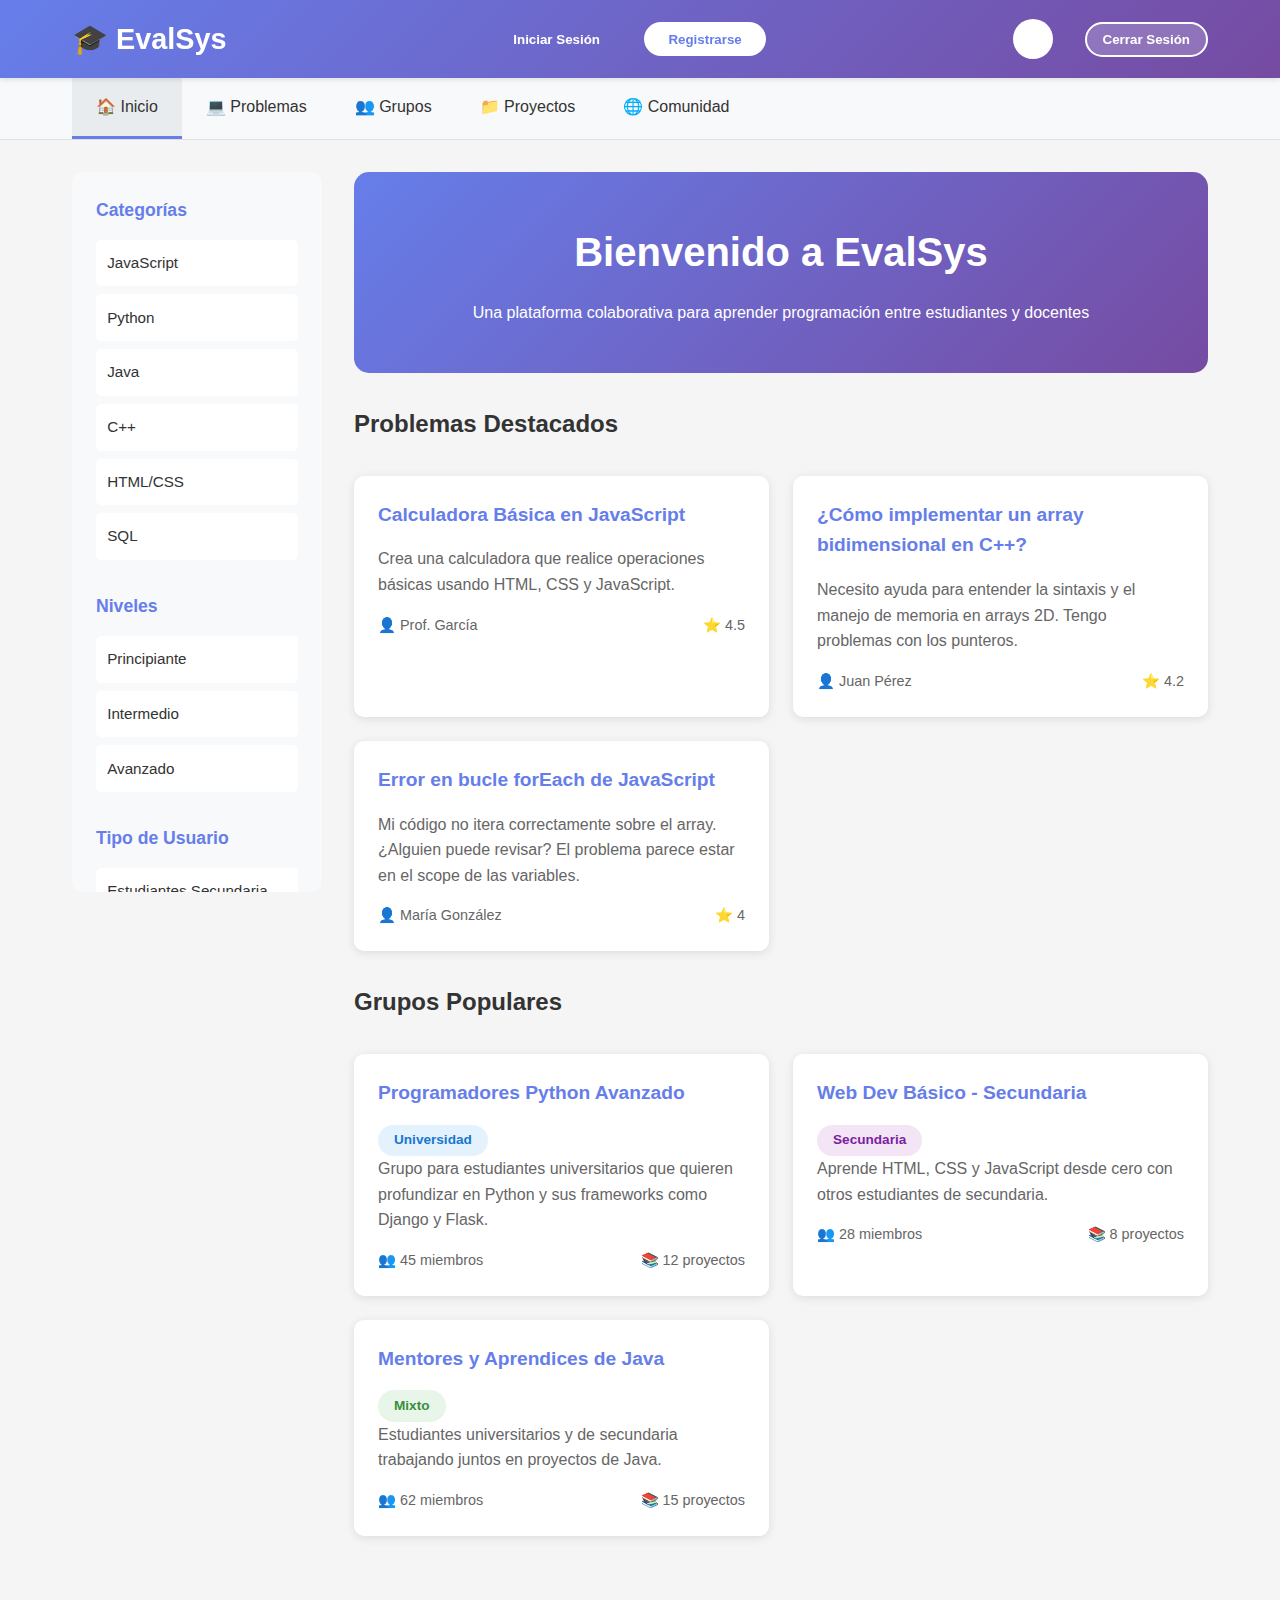
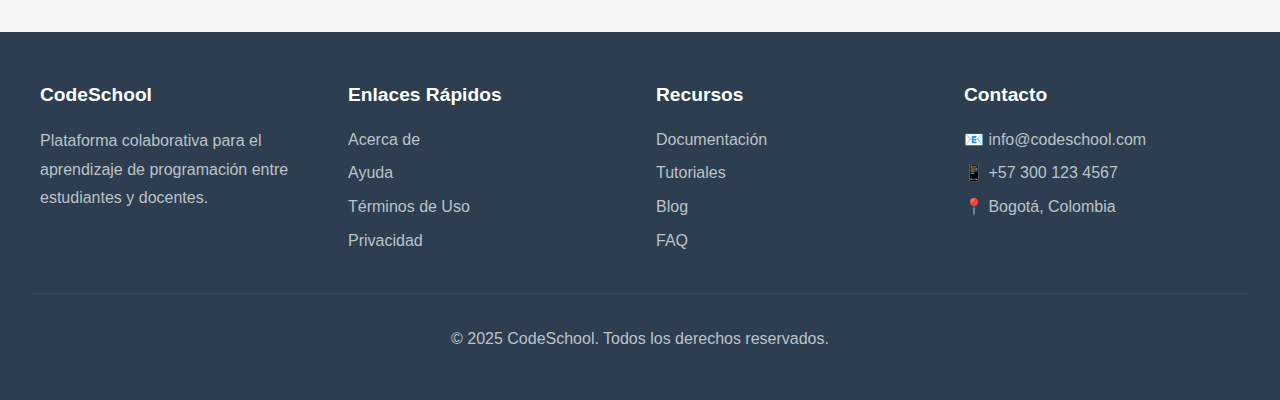
<file: index.html>
<!DOCTYPE html>
<html lang="es">

<head>
    <meta charset="UTF-8">
    <meta name="viewport" content="width=device-width, initial-scale=1.0">
    <title>EvalSys - Plataforma Educativa</title>

    <!-- CSS Files -->
    <link rel="stylesheet" href="css/styles.css">
    <link rel="stylesheet" href="css/header.css">
    <link rel="stylesheet" href="css/sidebar.css">
    <link rel="stylesheet" href="css/footer.css">
    <link rel="stylesheet" href="css/cards.css">
    <link rel="stylesheet" href="css/modals.css">
</head>

<body>
    <!-- Header -->
    <div id="header-container"></div>

    <!-- Navigation -->
    <nav>
        <ul>
            <li class="active" data-page="index">🏠 Inicio</li>
            <li data-page="problemas">💻 Problemas</li>
            <li data-page="grupos">👥 Grupos</li>
            <li data-page="proyectos">📁 Proyectos</li>
            <li data-page="comunidad">🌐 Comunidad</li>
        </ul>
    </nav>

    <!-- Main Container -->
    <div class="main-container">
        <!-- Sidebar -->
        <div id="sidebar-container"></div>

        <!-- Main Content -->
        <main class="content">
            <div class="welcome-banner">
                <h1>Bienvenido a EvalSys</h1>
                <p>Una plataforma colaborativa para aprender programación entre estudiantes y docentes</p>
            </div>

            <h2>Problemas Destacados</h2>
            <div class="cards-grid" id="featured-problems"></div>

            <h2>Grupos Populares</h2>
            <div class="cards-grid" id="featured-groups"></div>
        </main>
    </div>

    <!-- Footer -->
    <div id="footer-container"></div>

    <!-- Modals Container -->
    <div id="modals-container"></div>

    <!-- JavaScript Files -->
    <script src="js/navigation.js"></script>
    <script src="js/auth.js"></script>
    <script src="js/modals.js"></script>
    <script src="js/main.js"></script>
</body>

</html>
</file>
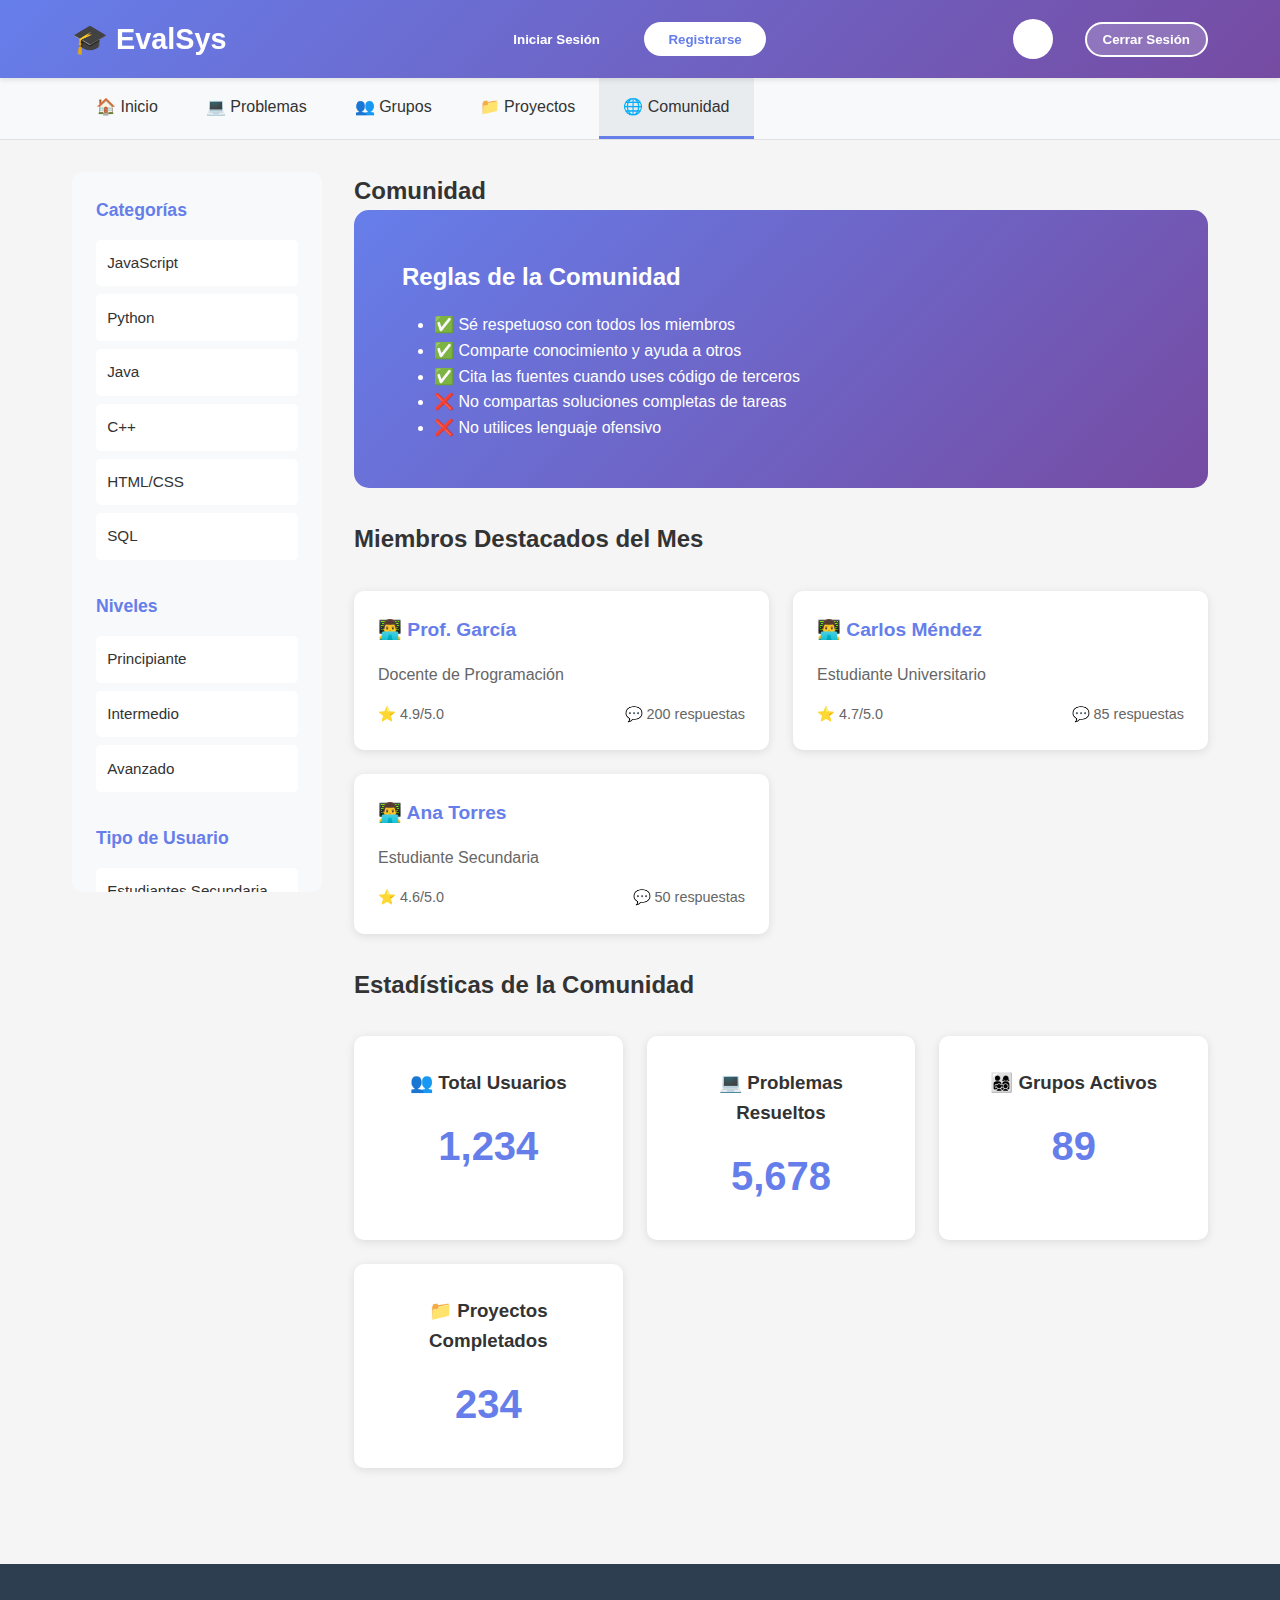
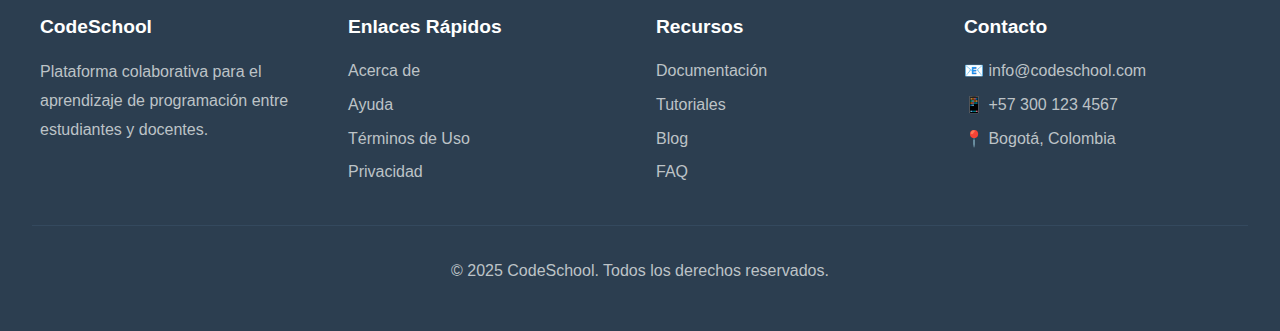
<file: pages/comunidad.html>
<!DOCTYPE html>
<html lang="es">

<head>
    <meta charset="UTF-8">
    <meta name="viewport" content="width=device-width, initial-scale=1.0">
    <title>Comunidad - CodeSchool</title>

    <link rel="stylesheet" href="../css/styles.css">
    <link rel="stylesheet" href="../css/header.css">
    <link rel="stylesheet" href="../css/sidebar.css">
    <link rel="stylesheet" href="../css/footer.css">
    <link rel="stylesheet" href="../css/cards.css">
    <link rel="stylesheet" href="../css/modals.css">
</head>

<body>
    <div id="header-container"></div>

    <nav>
        <ul>
            <li data-page="index">🏠 Inicio</li>
            <li data-page="problemas">💻 Problemas</li>
            <li data-page="grupos">👥 Grupos</li>
            <li data-page="proyectos">📁 Proyectos</li>
            <li class="active" data-page="comunidad">🌐 Comunidad</li>
        </ul>
    </nav>

    <div class="main-container">
        <div id="sidebar-container"></div>

        <main class="content">
            <h2>Comunidad</h2>

            <div class="welcome-banner" style="text-align: left;">
                <h2>Reglas de la Comunidad</h2>
                <ul style="margin-top: 1rem; padding-left: 2rem;">
                    <li>✅ Sé respetuoso con todos los miembros</li>
                    <li>✅ Comparte conocimiento y ayuda a otros</li>
                    <li>✅ Cita las fuentes cuando uses código de terceros</li>
                    <li>❌ No compartas soluciones completas de tareas</li>
                    <li>❌ No utilices lenguaje ofensivo</li>
                </ul>
            </div>

            <h2>Miembros Destacados del Mes</h2>
            <div class="cards-grid" id="featured-members"></div>

            <h2>Estadísticas de la Comunidad</h2>
            <div class="stats-grid">
                <div class="stat-card">
                    <h3>👥 Total Usuarios</h3>
                    <p class="stat-number" id="totalUsers">1,234</p>
                </div>
                <div class="stat-card">
                    <h3>💻 Problemas Resueltos</h3>
                    <p class="stat-number" id="solvedProblems">5,678</p>
                </div>
                <div class="stat-card">
                    <h3>👨‍👩‍👧‍👦 Grupos Activos</h3>
                    <p class="stat-number" id="activeGroups">89</p>
                </div>
                <div class="stat-card">
                    <h3>📁 Proyectos Completados</h3>
                    <p class="stat-number" id="completedProjects">234</p>
                </div>
            </div>
        </main>
    </div>

    <div id="footer-container"></div>
    <div id="modals-container"></div>

    <script src="../js/navigation.js"></script>
    <script src="../js/auth.js"></script>
    <script src="../js/modals.js"></script>
    <script src="../js/main.js"></script>
</body>

</html>
</file>
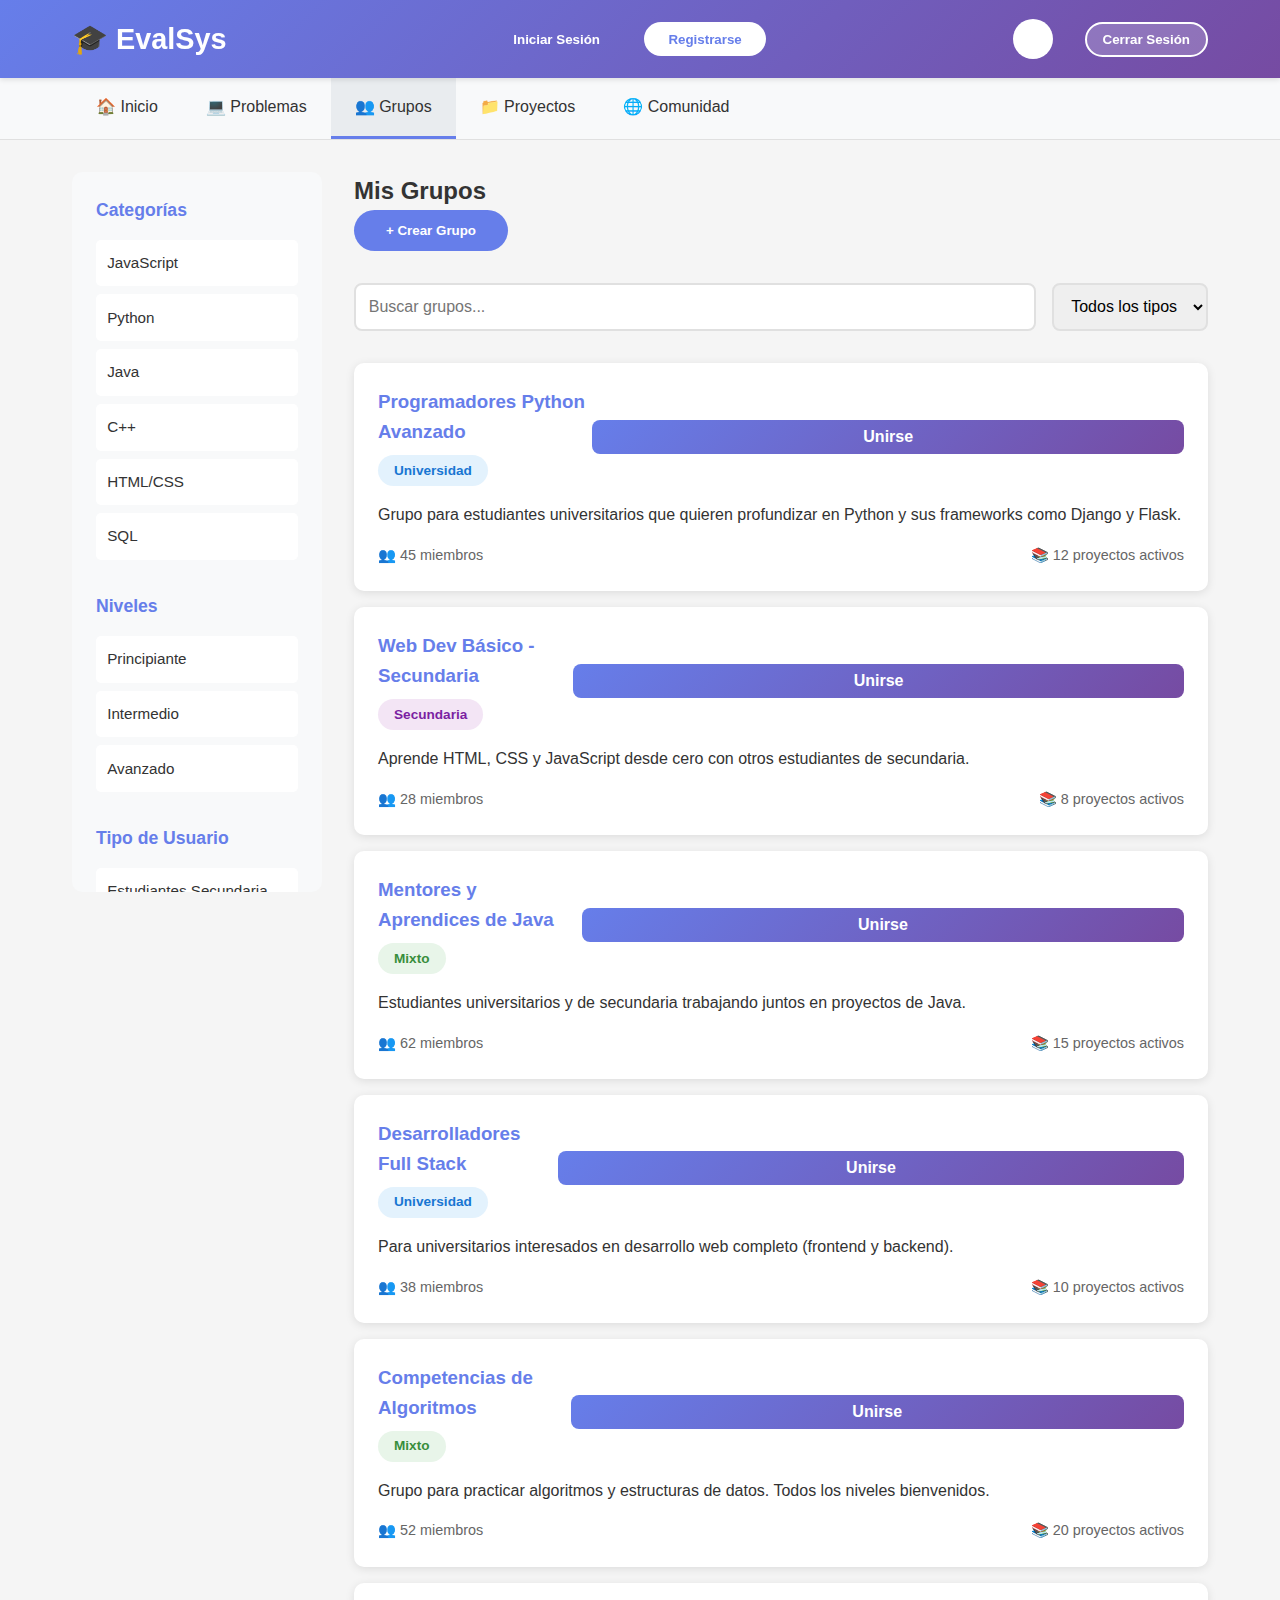
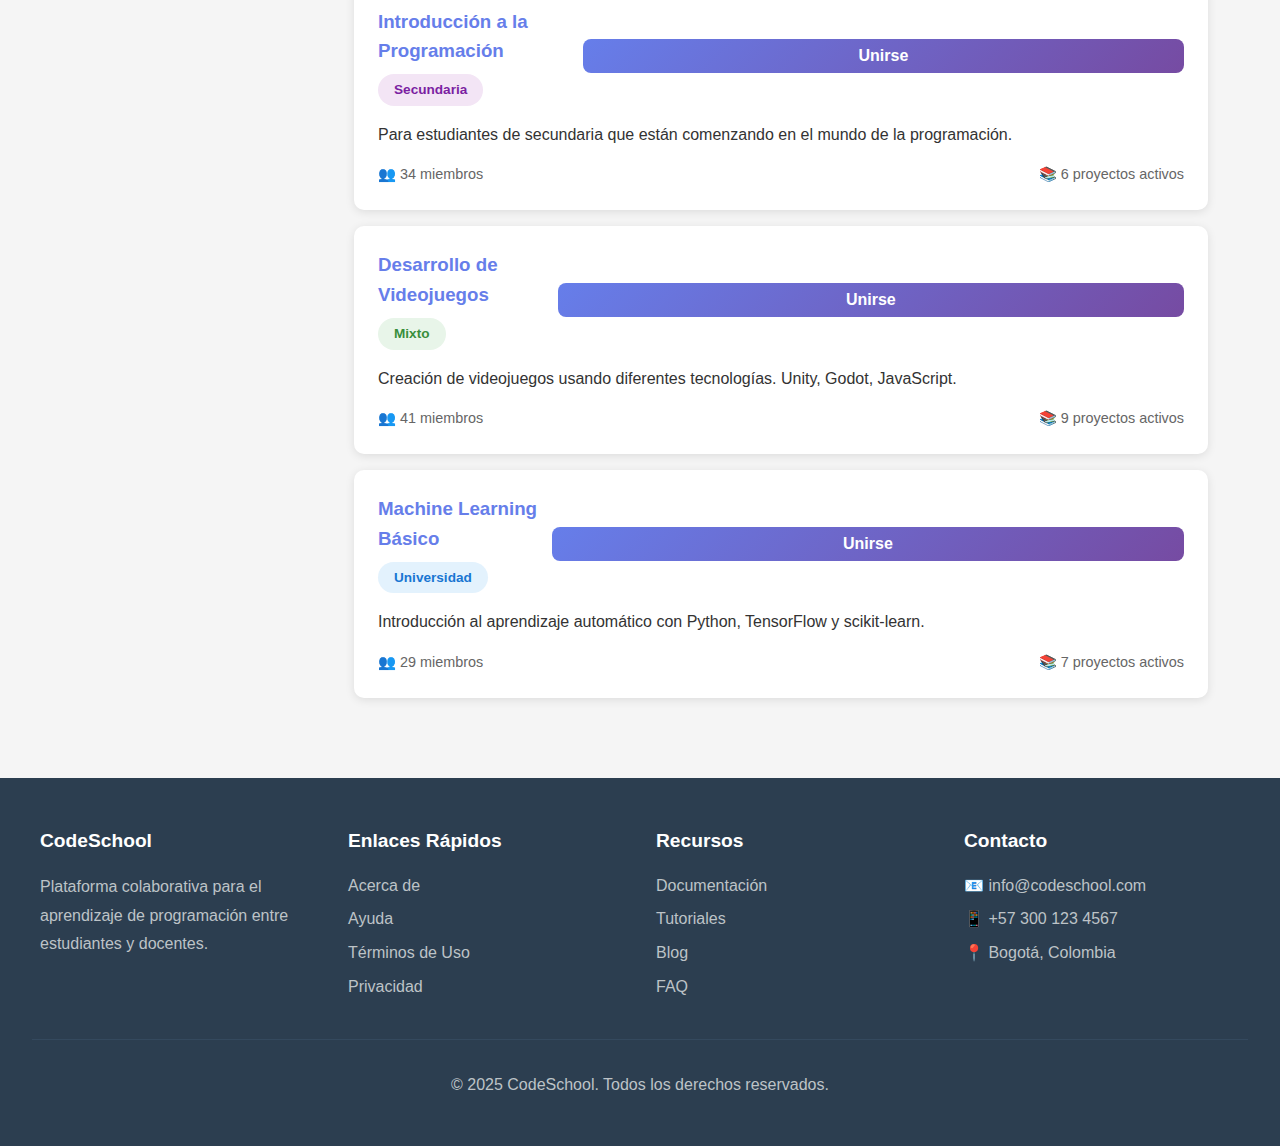
<file: pages/grupos.html>
<!DOCTYPE html>
<html lang="es">
<head>
    <meta charset="UTF-8">
    <meta name="viewport" content="width=device-width, initial-scale=1.0">
    <title>Grupos - CodeSchool</title>
    
    <link rel="stylesheet" href="../css/styles.css">
    <link rel="stylesheet" href="../css/header.css">
    <link rel="stylesheet" href="../css/sidebar.css">
    <link rel="stylesheet" href="../css/footer.css">
    <link rel="stylesheet" href="../css/cards.css">
    <link rel="stylesheet" href="../css/modals.css">
</head>
<body>
    <div id="header-container"></div>

    <nav>
        <ul>
            <li data-page="index">🏠 Inicio</li>
            <li data-page="problemas">💻 Problemas</li>
            <li class="active" data-page="grupos">👥 Grupos</li>
            <li data-page="proyectos">📁 Proyectos</li>
            <li data-page="comunidad">🌐 Comunidad</li>
        </ul>
    </nav>

    <div class="main-container">
        <div id="sidebar-container"></div>

        <main class="content">
            <h2>Mis Grupos</h2>
            <button class="btn-create" onclick="openModal('createGroupModal')">+ Crear Grupo</button>

            <div class="filter-bar">
                <input type="text" id="searchGroups" placeholder="Buscar grupos..." oninput="searchGroups()">
                <select id="filterGroupType" onchange="filterGroups()">
                    <option value="all">Todos los tipos</option>
                    <option value="university">Universidad</option>
                    <option value="highschool">Secundaria</option>
                    <option value="mixed">Mixto</option>
                </select>
            </div>

            <div id="groups-list"></div>
        </main>
    </div>

    <div id="footer-container"></div>
    <div id="modals-container"></div>

    <script src="../js/navigation.js"></script>
    <script src="../js/auth.js"></script>
    <script src="../js/modals.js"></script>
    <script src="../js/main.js"></script>
</body>
</html>
</file>
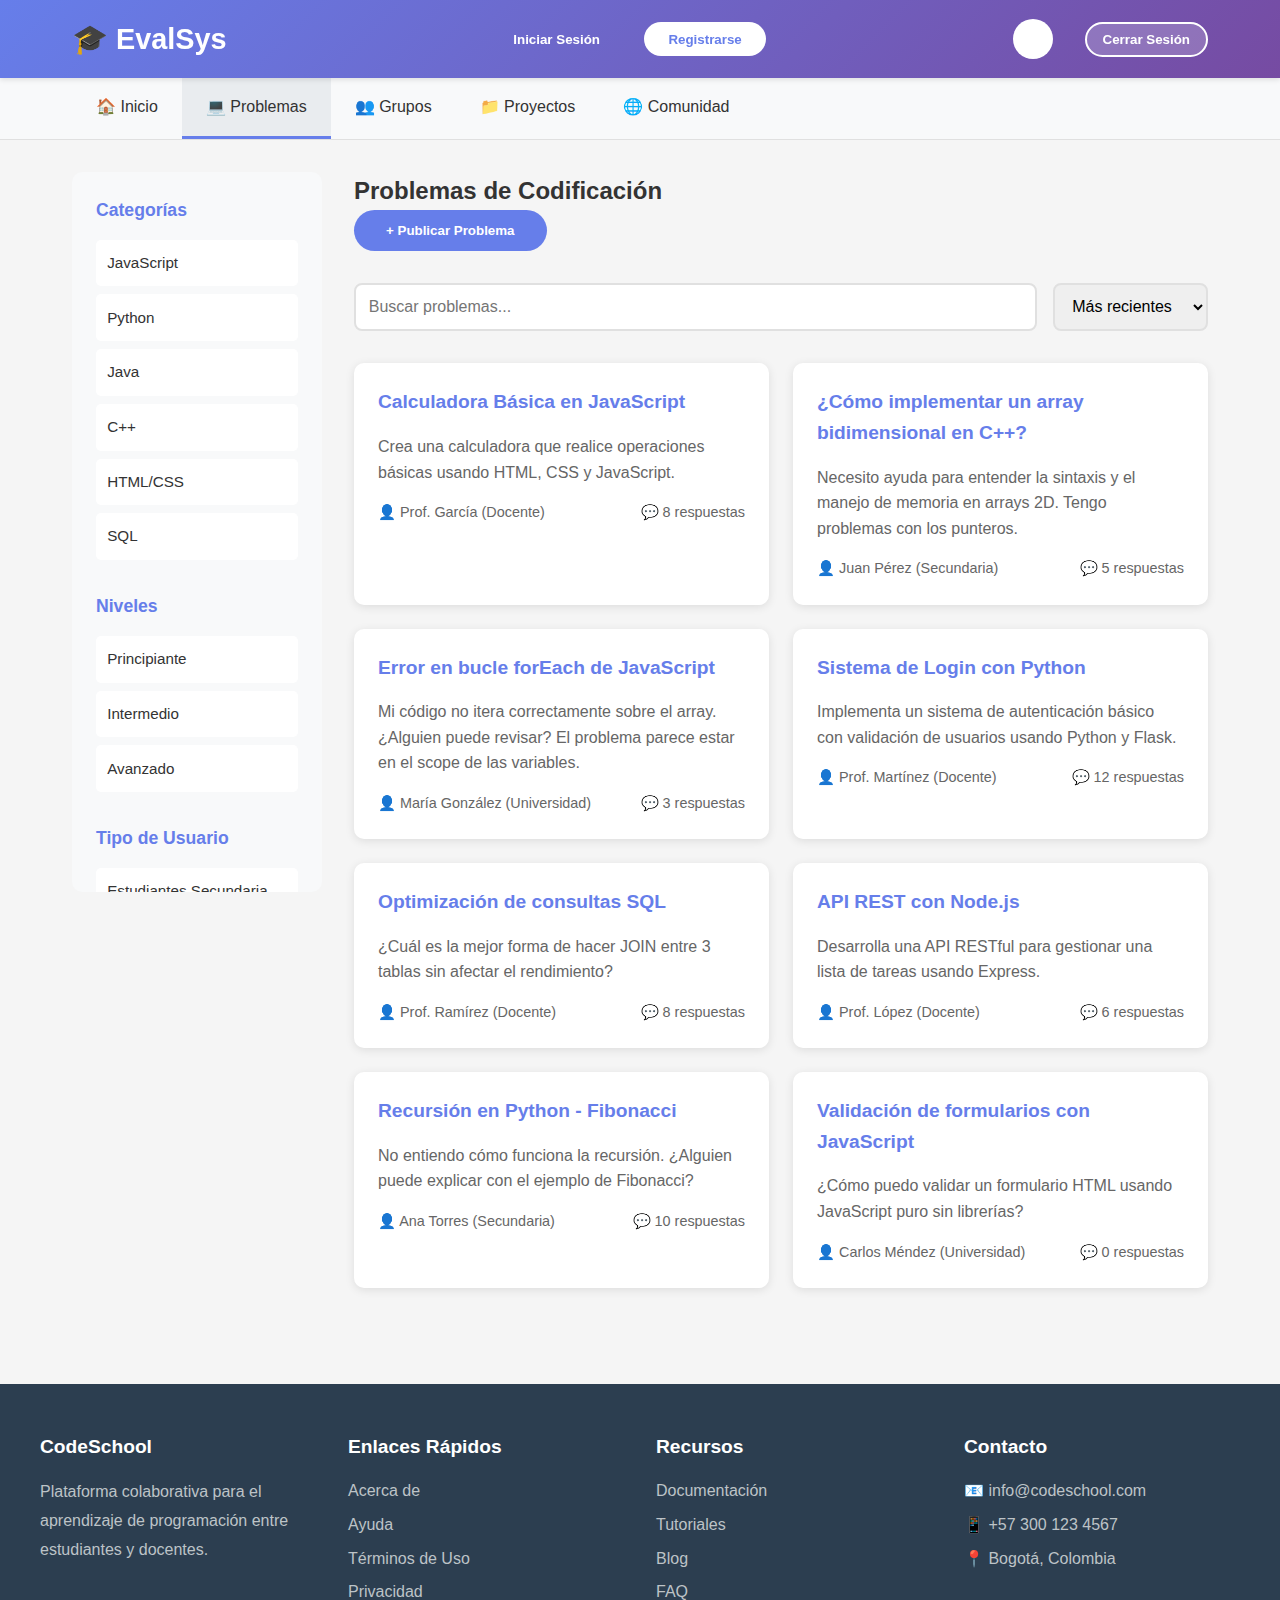
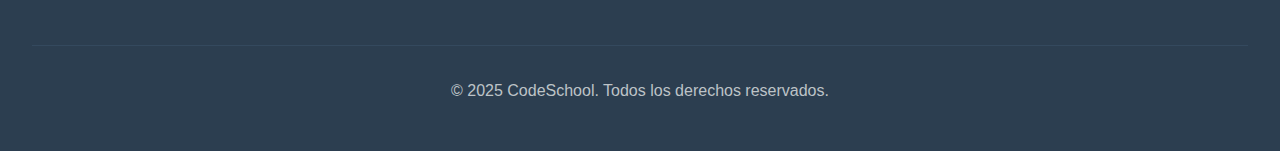
<file: pages/problemas.html>
<!DOCTYPE html>
<html lang="es">

<head>
    <meta charset="UTF-8">
    <meta name="viewport" content="width=device-width, initial-scale=1.0">
    <title>Problemas - CodeSchool</title>

    <link rel="stylesheet" href="../css/styles.css">
    <link rel="stylesheet" href="../css/header.css">
    <link rel="stylesheet" href="../css/sidebar.css">
    <link rel="stylesheet" href="../css/footer.css">
    <link rel="stylesheet" href="../css/cards.css">
    <link rel="stylesheet" href="../css/modals.css">
</head>

<body>
    <div id="header-container"></div>

    <nav>
        <ul>
            <li data-page="index">🏠 Inicio</li>
            <li class="active" data-page="problemas">💻 Problemas</li>
            <li data-page="grupos">👥 Grupos</li>
            <li data-page="proyectos">📁 Proyectos</li>
            <li data-page="comunidad">🌐 Comunidad</li>
        </ul>
    </nav>

    <div class="main-container">
        <div id="sidebar-container"></div>

        <main class="content">
            <h2>Problemas de Codificación</h2>
            <button class="btn-create" onclick="openModal('createProblemModal')">+ Publicar Problema</button>

            <div class="filter-bar">
                <input type="text" id="searchProblems" placeholder="Buscar problemas..." oninput="searchProblems()">
                <select id="sortProblems" onchange="sortProblems()">
                    <option value="recent">Más recientes</option>
                    <option value="popular">Más populares</option>
                    <option value="unanswered">Sin responder</option>
                </select>
            </div>

            <div class="cards-grid" id="problems-list"></div>
        </main>
    </div>

    <div id="footer-container"></div>
    <div id="modals-container"></div>

    <script src="../js/navigation.js"></script>
    <script src="../js/auth.js"></script>
    <script src="../js/modals.js"></script>
    <script src="../js/main.js"></script>
</body>

</html>
</file>
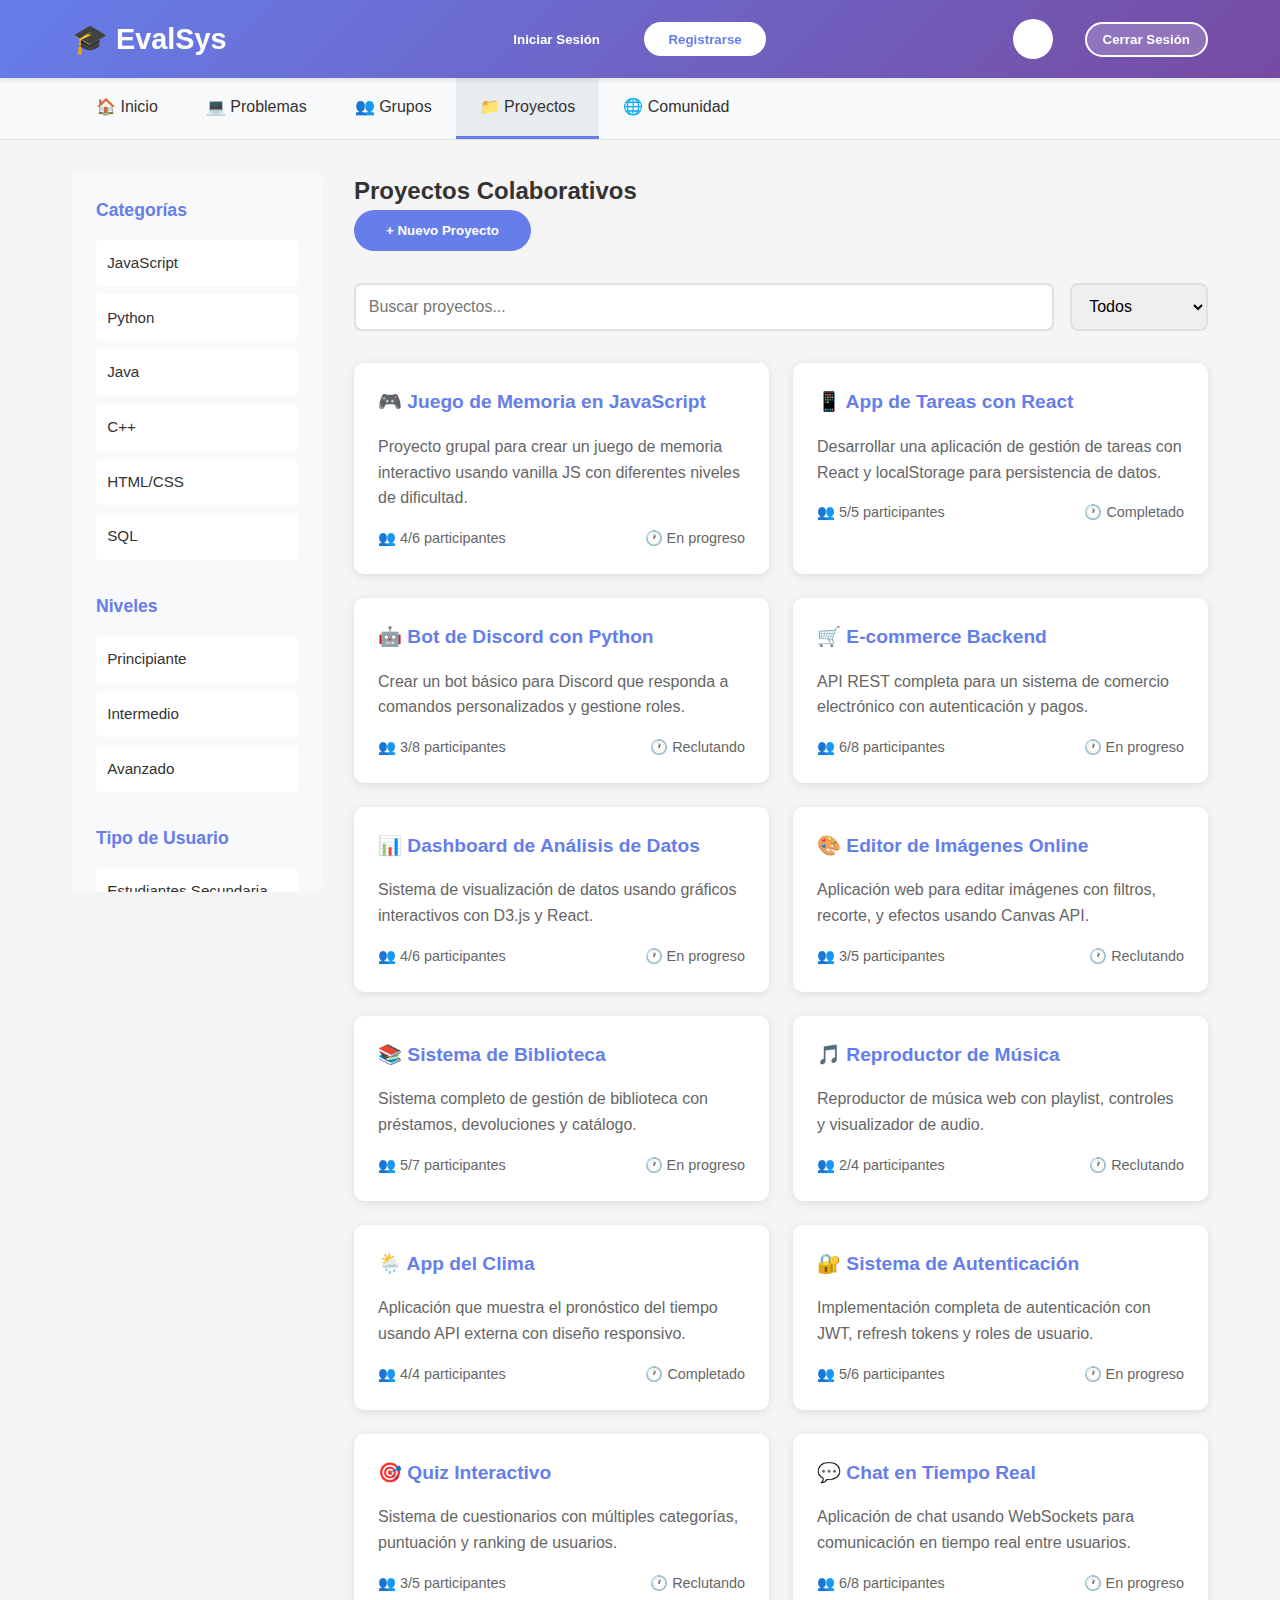
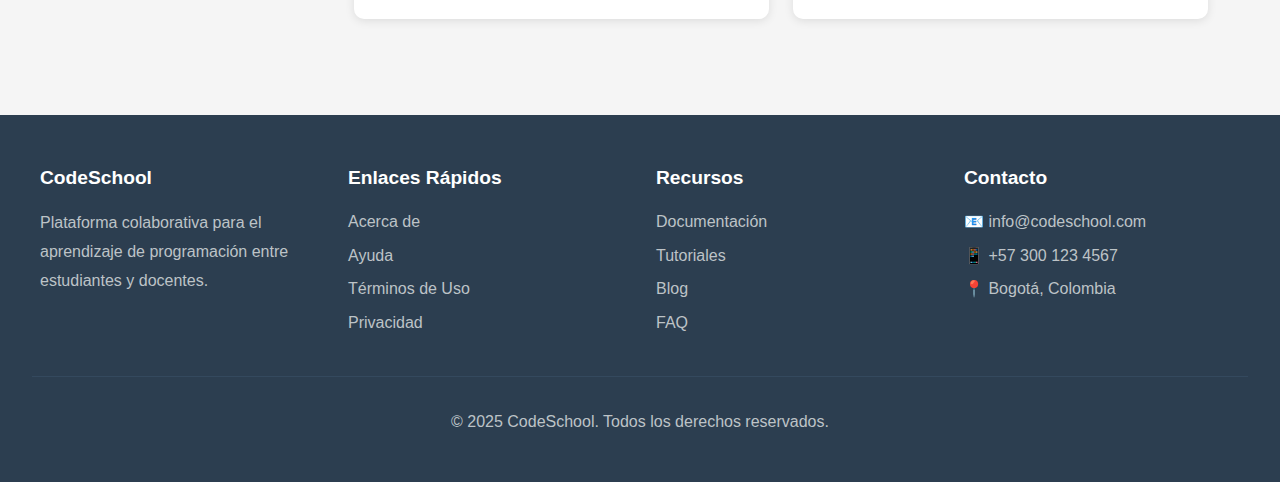
<file: pages/proyectos.html>
<!DOCTYPE html>
<html lang="es">
<head>
    <meta charset="UTF-8">
    <meta name="viewport" content="width=device-width, initial-scale=1.0">
    <title>Proyectos - CodeSchool</title>
    
    <link rel="stylesheet" href="../css/styles.css">
    <link rel="stylesheet" href="../css/header.css">
    <link rel="stylesheet" href="../css/sidebar.css">
    <link rel="stylesheet" href="../css/footer.css">
    <link rel="stylesheet" href="../css/cards.css">
    <link rel="stylesheet" href="../css/modals.css">
</head>
<body>
    <div id="header-container"></div>

    <nav>
        <ul>
            <li data-page="index">🏠 Inicio</li>
            <li data-page="problemas">💻 Problemas</li>
            <li data-page="grupos">👥 Grupos</li>
            <li class="active" data-page="proyectos">📁 Proyectos</li>
            <li data-page="comunidad">🌐 Comunidad</li>
        </ul>
    </nav>

    <div class="main-container">
        <div id="sidebar-container"></div>

        <main class="content">
            <h2>Proyectos Colaborativos</h2>
            <button class="btn-create" onclick="openModal('createProjectModal')">+ Nuevo Proyecto</button>

            <div class="filter-bar">
                <input type="text" id="searchProjects" placeholder="Buscar proyectos..." oninput="searchProjects()">
                <select id="filterProjectStatus" onchange="filterProjects()">
                    <option value="all">Todos</option>
                    <option value="recruiting">Reclutando</option>
                    <option value="progress">En progreso</option>
                    <option value="completed">Completado</option>
                </select>
            </div>

            <div class="cards-grid" id="projects-list"></div>
        </main>
    </div>

    <div id="footer-container"></div>
    <div id="modals-container"></div>

    <script src="../js/navigation.js"></script>
    <script src="../js/auth.js"></script>
    <script src="../js/modals.js"></script>
    <script src="../js/main.js"></script>
</body>
</html>
</file>
<file: css/header.css>
/* Header Styles */
header {
    background: linear-gradient(135deg, #667eea 0%, #764ba2 100%);
    color: white;
    padding: 1rem 0;
    box-shadow: 0 2px 5px rgba(0,0,0,0.1);
    position: sticky;
    top: 0;
    z-index: 1001;
}

.header-content {
    max-width: 1200px;
    margin: 0 auto;
    padding: 0 2rem;
    display: flex;
    justify-content: space-between;
    align-items: center;
}

.logo {
    font-size: 1.8rem;
    font-weight: bold;
    cursor: pointer;
}

/* Auth Buttons */
.auth-buttons button {
    padding: 0.6rem 1.5rem;
    margin-left: 1rem;
    border: none;
    border-radius: 25px;
    cursor: pointer;
    font-weight: 600;
    transition: all 0.3s;
}

.btn-login {
    background: transparent;
    color: white;
    border: 2px solid white;
}

.btn-register {
    background: white;
    color: #667eea;
}

.btn-login:hover {
    background: white;
    color: #667eea;
}

.btn-register:hover {
    transform: translateY(-2px);
    box-shadow: 0 5px 15px rgba(0,0,0,0.2);
}

/* User Info */
.user-info {
    display: flex;
    align-items: center;
    gap: 1rem;
}

.user-avatar {
    width: 40px;
    height: 40px;
    border-radius: 50%;
    background: white;
    display: flex;
    align-items: center;
    justify-content: center;
    font-weight: bold;
    color: #667eea;
}

.btn-logout {
    padding: 0.5rem 1rem;
    background: rgba(255, 255, 255, 0.2);
    color: white;
    border: 2px solid white;
    border-radius: 20px;
    cursor: pointer;
    font-weight: 600;
    transition: all 0.3s;
}

.btn-logout:hover {
    background: white;
    color: #667eea;
}

/* Responsive */
@media (max-width: 768px) {
    .header-content {
        flex-direction: column;
        gap: 1rem;
    }
    
    .logo {
        font-size: 1.5rem;
    }
    
    .auth-buttons button {
        margin-left: 0.5rem;
        padding: 0.5rem 1rem;
    }
}
</file>
<file: css/sidebar.css>
/* Sidebar Styles */
.sidebar {
    width: 250px;
    background: #f8f9fa;
    padding: 1.5rem;
    border-radius: 10px;
    height: calc(100vh - 180px);
    max-height: calc(100vh - 180px);
    overflow-y: auto;
    overflow-x: hidden;
    position: sticky;
    top: 140px;
}

/* Personalizar scrollbar del sidebar */
.sidebar::-webkit-scrollbar {
    width: 8px;
}

.sidebar::-webkit-scrollbar-track {
    background: #e9ecef;
    border-radius: 10px;
}

.sidebar::-webkit-scrollbar-thumb {
    background: #667eea;
    border-radius: 10px;
}

.sidebar::-webkit-scrollbar-thumb:hover {
    background: #5568d3;
}

.sidebar h3 {
    margin-bottom: 1rem;
    color: #667eea;
    font-size: 1.1rem;
}

.sidebar-section {
    margin-bottom: 2rem;
}

.sidebar-section ul {
    list-style: none;
}

.sidebar-section ul li {
    padding: 0.7rem;
    margin: 0.5rem 0;
    background: white;
    border-radius: 5px;
    cursor: pointer;
    transition: all 0.3s;
    font-size: 0.95rem;
}

.sidebar-section ul li:hover {
    background: #667eea;
    color: white;
    transform: translateX(5px);
}

.sidebar-section ul li.active {
    background: #667eea;
    color: white;
    font-weight: 600;
}

/* Responsive */
@media (max-width: 768px) {
    .sidebar {
        width: 100%;
        position: static;
        margin-bottom: 2rem;
        height: auto;
        max-height: 400px;
    }
}
</file>
<file: css/footer.css>
/* Footer Styles */
footer {
    background: #2c3e50;
    color: white;
    padding: 3rem 2rem;
    margin-top: 4rem;
}

.footer-content {
    max-width: 1200px;
    margin: 0 auto;
    display: grid;
    grid-template-columns: repeat(auto-fit, minmax(250px, 1fr));
    gap: 2rem;
}

.footer-section h3 {
    margin-bottom: 1rem;
    font-size: 1.2rem;
}

.footer-section p {
    line-height: 1.8;
    color: #bdc3c7;
}

.footer-section ul {
    list-style: none;
}

.footer-section ul li {
    margin: 0.5rem 0;
    color: #bdc3c7;
}

.footer-section a {
    color: #bdc3c7;
    text-decoration: none;
    transition: color 0.3s;
}

.footer-section a:hover {
    color: white;
}

.footer-bottom {
    text-align: center;
    padding-top: 2rem;
    margin-top: 2rem;
    border-top: 1px solid #34495e;
    color: #bdc3c7;
}

/* Responsive */
@media (max-width: 768px) {
    footer {
        padding: 2rem 1rem;
    }

    .footer-content {
        grid-template-columns: 1fr;
        gap: 1.5rem;
    }
}
</file>
<file: css/cards.css>
/* Cards Styles */
.cards-grid {
    display: grid;
    grid-template-columns: repeat(auto-fill, minmax(300px, 1fr));
    gap: 1.5rem;
    margin: 2rem 0;
}

.card {
    background: white;
    padding: 1.5rem;
    border-radius: 10px;
    box-shadow: 0 2px 10px rgba(0, 0, 0, 0.1);
    transition: all 0.3s;
    cursor: pointer;
}

.card:hover {
    transform: translateY(-5px);
    box-shadow: 0 5px 20px rgba(0, 0, 0, 0.15);
}

.card h3 {
    color: #667eea;
    margin-bottom: 1rem;
    font-size: 1.2rem;
}

.card p {
    color: #666;
    line-height: 1.6;
}

.card-meta {
    display: flex;
    justify-content: space-between;
    margin-top: 1rem;
    font-size: 0.9rem;
    color: #666;
}

/* Group Cards */
.group-card {
    background: white;
    padding: 1.5rem;
    border-radius: 10px;
    box-shadow: 0 2px 10px rgba(0, 0, 0, 0.1);
    margin-bottom: 1rem;
    transition: all 0.3s;
}

.group-card:hover {
    box-shadow: 0 5px 20px rgba(0, 0, 0, 0.15);
}

.group-header {
    display: flex;
    justify-content: space-between;
    align-items: center;
    margin-bottom: 1rem;
}

.group-header h3 {
    color: #667eea;
    margin-bottom: 0.5rem;
}

.group-type {
    padding: 0.3rem 1rem;
    border-radius: 20px;
    font-size: 0.85rem;
    font-weight: 600;
    display: inline-block;
}

.type-university {
    background: #e3f2fd;
    color: #1976d2;
}

.type-highschool {
    background: #f3e5f5;
    color: #7b1fa2;
}

.type-mixed {
    background: #e8f5e9;
    color: #388e3c;
}

.type-teacher {
    background: #fff3e0;
    color: #f57c00;
}

/* Button in cards */
.group-header button {
    padding: 0.5rem 1.5rem;
}

/* Responsive */
@media (max-width: 768px) {
    .cards-grid {
        grid-template-columns: 1fr;
    }

    .group-header {
        flex-direction: column;
        align-items: flex-start;
        gap: 1rem;
    }
}
</file>
<file: css/modals.css>
/* Modal Styles */
.modal {
    display: none;
    position: fixed;
    top: 0;
    left: 0;
    width: 100%;
    height: 100%;
    background: rgba(0, 0, 0, 0.5);
    z-index: 2000;
    align-items: center;
    justify-content: center;
}

.modal.active {
    display: flex;
}

.modal-content {
    background: white;
    padding: 2rem;
    border-radius: 15px;
    width: 90%;
    max-width: 500px;
    max-height: 90vh;
    overflow-y: auto;
    animation: slideUp 0.3s;
}

@keyframes slideUp {
    from {
        transform: translateY(50px);
        opacity: 0;
    }

    to {
        transform: translateY(0);
        opacity: 1;
    }
}

.modal h2 {
    color: #667eea;
    margin-bottom: 1.5rem;
}

.close-modal {
    float: right;
    font-size: 1.5rem;
    cursor: pointer;
    color: #999;
    line-height: 1;
}

.close-modal:hover {
    color: #333;
}

/* Form Groups */
.form-group {
    margin-bottom: 1.5rem;
}

.form-group label {
    display: block;
    margin-bottom: 0.5rem;
    font-weight: 600;
    color: #333;
}

.form-group input,
.form-group select,
.form-group textarea {
    width: 100%;
    padding: 0.8rem;
    border: 2px solid #e0e0e0;
    border-radius: 8px;
    font-size: 1rem;
    transition: all 0.3s;
    font-family: inherit;
}

.form-group textarea {
    resize: vertical;
    min-height: 100px;
}

.form-group input:focus,
.form-group select:focus,
.form-group textarea:focus {
    outline: none;
    border-color: #667eea;
}

/* Modal Buttons */
.btn-primary {
    width: 100%;
    padding: 1rem;
    background: linear-gradient(135deg, #667eea 0%, #764ba2 100%);
    color: white;
    border: none;
    border-radius: 8px;
    font-size: 1rem;
    font-weight: 600;
    cursor: pointer;
    transition: all 0.3s;
}

.btn-primary:hover {
    transform: translateY(-2px);
    box-shadow: 0 5px 15px rgba(102, 126, 234, 0.4);
}

.btn-secondary {
    width: 100%;
    padding: 1rem;
    background: white;
    color: #667eea;
    border: 2px solid #667eea;
    border-radius: 8px;
    font-size: 1rem;
    font-weight: 600;
    cursor: pointer;
    margin-top: 1rem;
    transition: all 0.3s;
}

.btn-secondary:hover {
    background: #f8f9fa;
}

/* Responsive */
@media (max-width: 768px) {
    .modal-content {
        width: 95%;
        padding: 1.5rem;
    }
}
</file>
<file: css/styles.css>
/* Reset y estilos base */
* {
    margin: 0;
    padding: 0;
    box-sizing: border-box;
}

body {
    font-family: 'Segoe UI', Tahoma, Geneva, Verdana, sans-serif;
    line-height: 1.6;
    color: #333;
    background-color: #f5f5f5;
}

/* Navigation */
nav {
    background: #f8f9fa;
    border-bottom: 1px solid #e0e0e0;
    position: sticky;
    top: 70px;
    z-index: 999;
}

nav ul {
    list-style: none;
    display: flex;
    max-width: 1200px;
    margin: 0 auto;
    padding: 0 2rem;
}

nav ul li {
    padding: 1rem 1.5rem;
    cursor: pointer;
    transition: all 0.3s;
    border-bottom: 3px solid transparent;
}

nav ul li:hover, nav ul li.active {
    background: #e9ecef;
    border-bottom: 3px solid #667eea;
}

/* Main Layout */
.main-container {
    display: flex;
    max-width: 1200px;
    margin: 2rem auto;
    padding: 0 2rem;
    gap: 2rem;
}

/* Main Content */
.content {
    flex: 1;
}

.welcome-banner {
    background: linear-gradient(135deg, #667eea 0%, #764ba2 100%);
    color: white;
    padding: 3rem;
    border-radius: 15px;
    text-align: center;
    margin-bottom: 2rem;
}

.welcome-banner h1 {
    font-size: 2.5rem;
    margin-bottom: 1rem;
}

/* Animations */
@keyframes fadeIn {
    from { 
        opacity: 0; 
        transform: translateY(20px); 
    }
    to { 
        opacity: 1; 
        transform: translateY(0); 
    }
}

/* Utility Classes */
.hidden {
    display: none;
}

/* Buttons */
.btn-create {
    padding: 0.8rem 2rem;
    background: #667eea;
    color: white;
    border: none;
    border-radius: 25px;
    font-weight: 600;
    cursor: pointer;
    margin-bottom: 2rem;
    transition: all 0.3s;
}

.btn-create:hover {
    background: #5568d3;
    transform: translateY(-2px);
    box-shadow: 0 5px 15px rgba(102, 126, 234, 0.4);
}

/* Filter Bar */
.filter-bar {
    display: flex;
    gap: 1rem;
    margin-bottom: 2rem;
}

.filter-bar input,
.filter-bar select {
    padding: 0.8rem;
    border: 2px solid #e0e0e0;
    border-radius: 8px;
    font-size: 1rem;
    transition: all 0.3s;
}

.filter-bar input {
    flex: 1;
}

.filter-bar input:focus,
.filter-bar select:focus {
    outline: none;
    border-color: #667eea;
}

/* Stats Grid */
.stats-grid {
    display: grid;
    grid-template-columns: repeat(auto-fit, minmax(200px, 1fr));
    gap: 1.5rem;
    margin: 2rem 0;
}

.stat-card {
    background: white;
    padding: 2rem;
    border-radius: 10px;
    text-align: center;
    box-shadow: 0 2px 10px rgba(0,0,0,0.1);
}

.stat-number {
    font-size: 2.5rem;
    font-weight: bold;
    color: #667eea;
    margin-top: 1rem;
}

/* Responsive */
@media (max-width: 768px) {
    .main-container {
        flex-direction: column;
    }
    
    nav ul {
        overflow-x: auto;
        flex-wrap: nowrap;
    }
    
    .filter-bar {
        flex-direction: column;
    }
}
</file>
